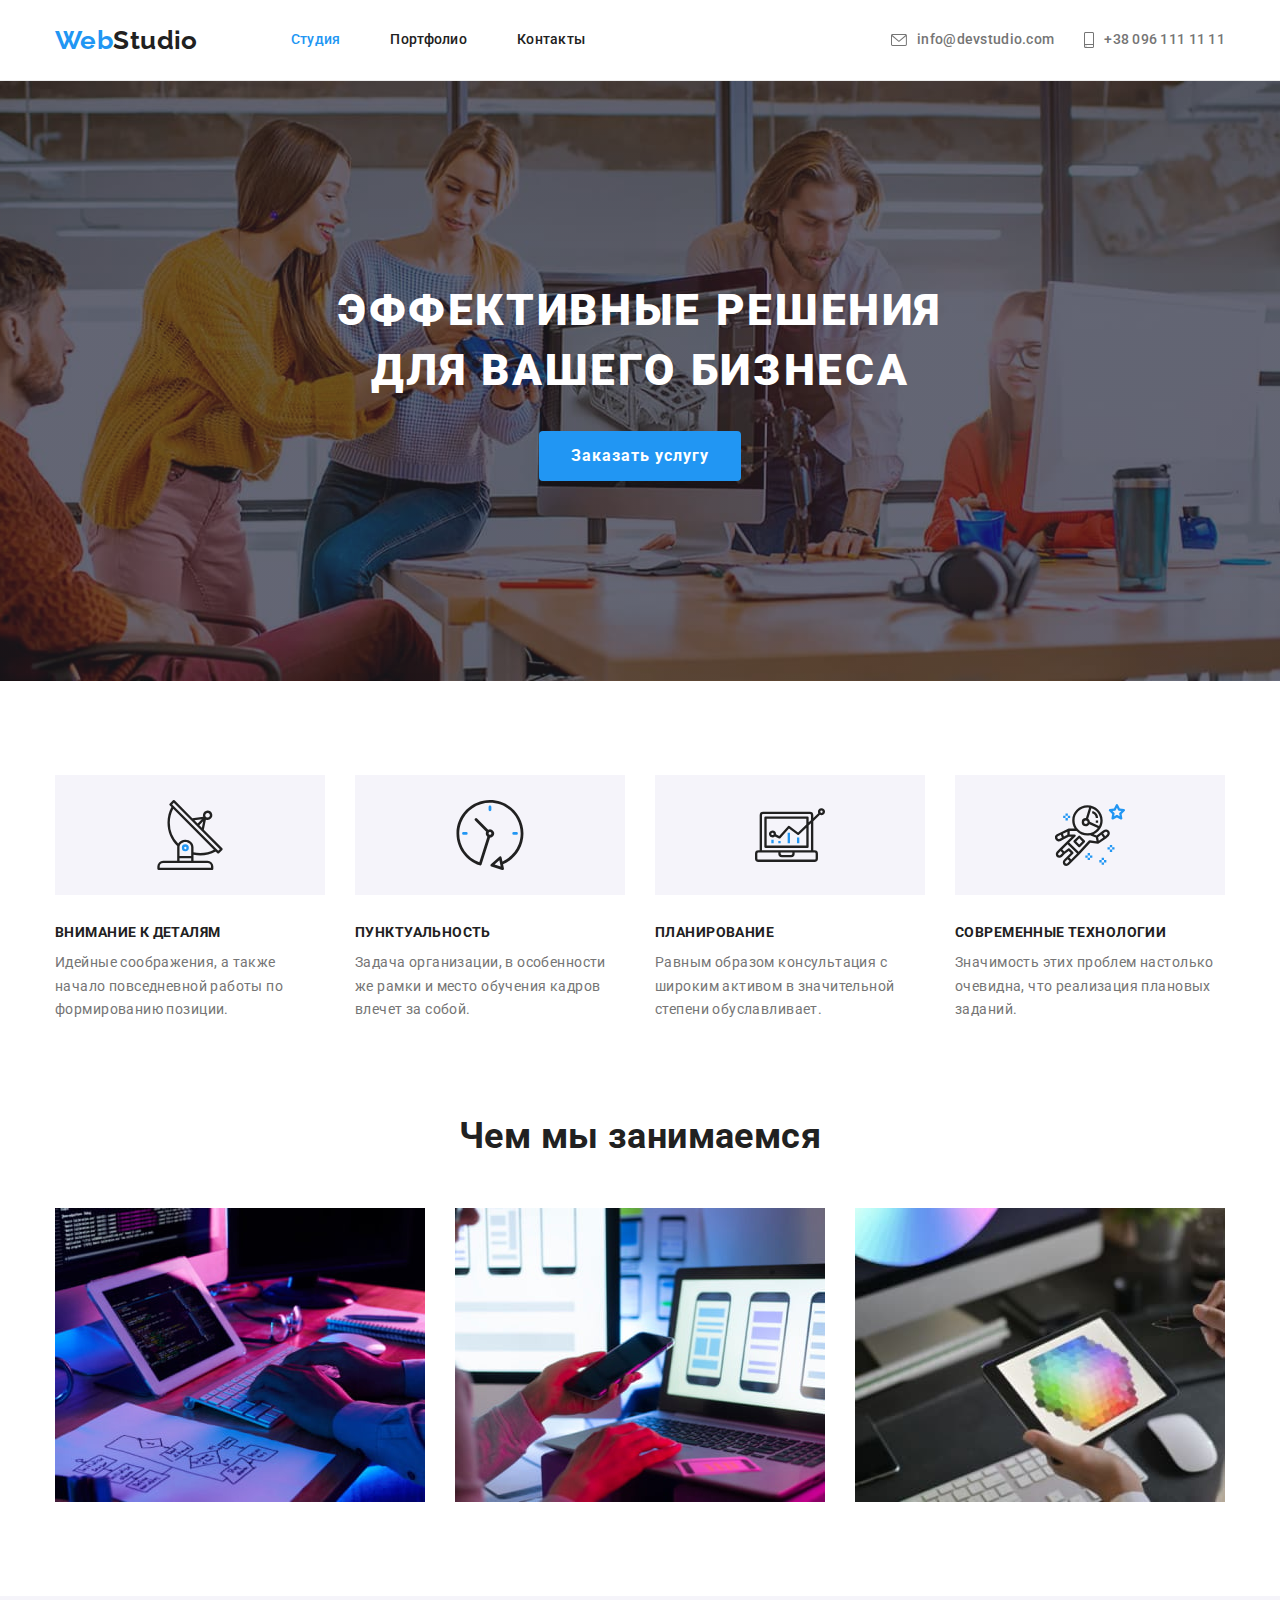
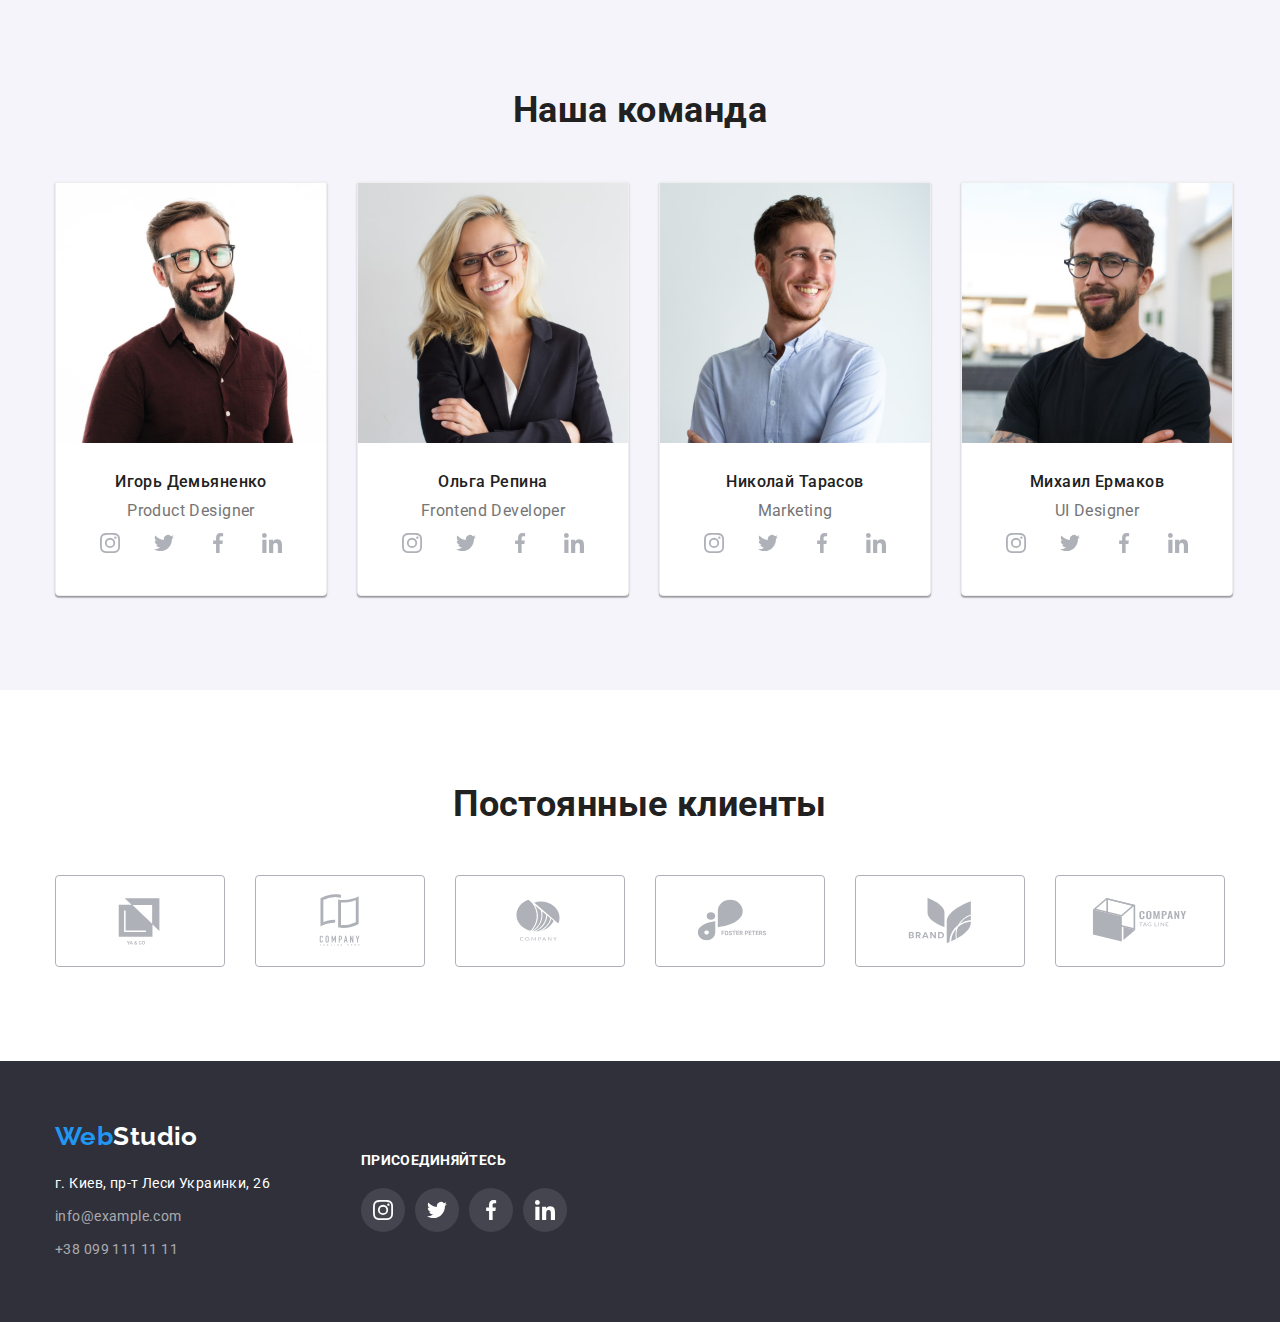
<file: index.html>
<!DOCTYPE html>
<html lang="ru">
  <head>
    <meta charset="UTF-8" />
    <meta http-equiv="X-UA-Compatible" content="IE=edge" />
    <meta name="viewport" content="width=device-width, initial-scale=1.0" />
    <title>Студия</title>
    <link rel="preconnect" href="https://fonts.googleapis.com" />
    <link rel="preconnect" href="https://fonts.gstatic.com" crossorigin />
    <link
      href="https://fonts.googleapis.com/css2?family=Raleway:wght@700&family=Roboto:wght@400;500;700;900&display=swap"
      rel="stylesheet"
    />
    <link
      rel="stylesheet"
      href="https://cdnjs.cloudflare.com/ajax/libs/modern-normalize/1.1.0/modern-normalize.min.css"
    />
    <link rel="stylesheet" href="./css/styles.css" />
  </head>
  <body class="page">
    <header class="header">
      <div class="container header-nav">
        <nav class="main-nav">
          <a class="logo list" href="./index.html"> <span class="logo-accent">Web</span>Studio </a>
          <ul class="site-nav list">
            <li class="item"><a class="link current list" href="./index.html">Студия</a></li>
            <li class="item"><a class="link list" href="./portfolio.html">Портфолио</a></li>
            <li class="item"><a class="link list" href="">Контакты</a></li>
          </ul>
        </nav>
        <ul class="contacts list">
          <li class="item">
            <a class="contacts-link list" href="mailto:info@devstudio.com">
              <svg class="mail-icon" width="16" height="12">
              <use href="./img/icons.svg#icon-mail">
              </svg>
              info@devstudio.com</a>
          </li>
          <li class="item">
            <a class="contacts-link list" href="tel:+380961111111">
              <svg class="phone-icon" width="10" height="16">
              <use href="./img/icons.svg#phone-icon">
              </svg>
              +38 096 111 11 11</a>
          </li>
        </ul>
      </div>
    </header>
    <main>
      <!--Hero-->
      <section class="hero">
        <div class="hero-content container">
          <h1 class="hero-title">Эффективные решения для вашего бизнеса</h1>
          <button class="button primary" type="button">Заказать услугу</button>
        </div>
      </section>
      <!--Benefits-->
      <section class="section">
        <div class="container">
          <h2 class="section-title visually-hidden">Преимущества</h2>
          <ul class="benefits list">
            <li class="item">
              <div class="thumb">
                <svg class="antenna-icon" width="70" height="70">
                  <use href="./img/icons.svg#antenna-icon">
                </svg>
              </div>
              <h3 class="title">Внимание к деталям</h3>
              <p class="descr">
                Идейные соображения, а также начало повседневной работы по формированию позиции.
              </p>
            </li>
            <li class="item">
              <div class="thumb">
                <svg class="clock-icon" width="70" height="70">
                  <use href="./img/icons.svg#clock-icon">
                </svg>
            </div>
              <h3 class="title">Пунктуальность</h3>
              <p class="descr">
                Задача организации, в особенности же рамки и место обучения кадров влечет за собой.
              </p>
            </li>
            <li class="item">
              <div class="thumb">
                <svg class="diagram-icon" width="70" height="70">
                  <use href="./img/icons.svg#diagram-icon">
                </svg>
            </div>
              <h3 class="title">Планирование</h3>
              <p class="descr">
                Равным образом консультация с широким активом в значительной степени обуславливает.
              </p>
            </li>
            <li class="item">
              <div class="thumb">
                <svg class="astronaut-icon" width="70" height="70">
                  <use href="./img/icons.svg#astronaut-icon">
                </svg>
            </div>
              <h3 class="title">Современные технологии</h3>
              <p class="descr">
                Значимость этих проблем настолько очевидна, что реализация плановых заданий.
              </p>
            </li>
          </ul>
        </div>
      </section>
      <!--What are we doing-->
      <section class="section no-padding">
        <div class="container">
          <h2 class="section-title">Чем мы занимаемся</h2>
          <ul class="works list">
            <li class="item">
              <img src="./img/img(1).jpg" alt="Розробка веб додатків" width="370" />
            </li>
            <li class="item">
              <img src="./img/img(2).jpg" alt="Розробка мобільних додатків" width="370" />
            </li>
            <li class="item">
              <img src="./img/img(3).jpg" alt="Веб дизайн" width="370" />
            </li>
          </ul>
        </div>
      </section>
      <!--Our team-->
      <section class="section team">
        <div class="container">
          <h2 class="section-title">Наша команда</h2>
          <ul class="team list">
            <li class="item">
              <img class="team-img" src="./img/img(4).jpg" alt="Член команды 1" width="270" />
              <div class="team-descr">
                <h3 class="title">Игорь Демьяненко</h3>
                <p class="descr" lang="en">Product Designer</p>
                <ul class="team-soc-link list">
                  <li class="team-soc-item">
                    <a href="" class="team-soc-icon list">
                      <svg class="icon" width="20" height="20">
                      <use href="./img/icons.svg#instagram-icon">
                      </svg>
                      </a>
                  </li>
                  <li class="team-soc-item">
                    <a href="" class="team-soc-icon list">
                      <svg class="icon" width="20" height="20">
                      <use href="./img/icons.svg#twitter-icon">
                      </svg>
                      </a>
                  </li>
                  <li class="team-soc-item">
                    <a href="" class="team-soc-icon list">
                      <svg class="icon" width="20" height="20">
                      <use href="./img/icons.svg#facebook-icon">
                      </svg>
                      </a>
                  </li>
                  <li class="team-soc-item">
                    <a href="" class="team-soc-icon list">
                      <svg class="icon" width="20" height="20">
                      <use href="./img/icons.svg#linkedin-icon">
                      </svg>
                      </a>
                  </li>
                </ul>
              </div>
            </li>
            <li class="item">
              <img class="team-img" src="./img/img(5).jpg" alt="Член команды 2" width="270" />
              <div class="team-descr">
                <h3 class="title">Ольга Репина</h3>
                <p class="descr" lang="en">Frontend Developer</p>
                <ul class="team-soc-link list">
                  <li class="team-soc-item">
                    <a href="" class="team-soc-icon list">
                      <svg class="icon" width="20" height="20">
                      <use href="./img/icons.svg#instagram-icon">
                      </svg>
                      </a>
                  </li>
                  <li class="team-soc-item">
                    <a href="" class="team-soc-icon list">
                      <svg class="icon" width="20" height="20">
                      <use href="./img/icons.svg#twitter-icon">
                      </svg>
                      </a>
                  </li>
                  <li class="team-soc-item">
                    <a href="" class="team-soc-icon list">
                      <svg class="icon" width="20" height="20">
                      <use href="./img/icons.svg#facebook-icon">
                      </svg>
                      </a>
                  </li>
                  <li class="team-soc-item">
                    <a href="" class="team-soc-icon list">
                      <svg class="icon" width="20" height="20">
                      <use href="./img/icons.svg#linkedin-icon">
                      </svg>
                      </a>
                  </li>
                </ul>
              </div>
            </li>
            <li class="item">
              <img class="team-img" src="./img/img(6).jpg" alt="Член команди 3" width="270" />
              <div class="team-descr">
                <h3 class="title">Николай Тарасов</h3>
                <p class="descr" lang="en">Marketing</p>
                <ul class="team-soc-link list">
                  <li class="team-soc-item">
                    <a href="" class="team-soc-icon list">
                      <svg class="icon" width="20" height="20">
                      <use href="./img/icons.svg#instagram-icon">
                      </svg>
                      </a>
                  </li>
                  <li class="team-soc-item">
                    <a href="" class="team-soc-icon list">
                      <svg class="icon" width="20" height="20">
                      <use href="./img/icons.svg#twitter-icon">
                      </svg>
                      </a>
                  </li>
                  <li class="team-soc-item">
                    <a href="" class="team-soc-icon list">
                      <svg class="icon" width="20" height="20">
                      <use href="./img/icons.svg#facebook-icon">
                      </svg>
                      </a>
                  </li>
                  <li class="team-soc-item">
                    <a href="" class="team-soc-icon list">
                      <svg class="icon" width="20" height="20">
                      <use href="./img/icons.svg#linkedin-icon">
                      </svg>
                      </a>
                  </li>
                </ul>
              </div>
            </li>
            <li class="item">
              <img class="team-img" src="./img/img(7).jpg" alt="Член команди 4" width="270" />
              <div class="team-descr">
                <h3 class="title">Михаил Ермаков</h3>
                <p class="descr" lang="en">UI Designer</p>
                <ul class="team-soc-link list">
                  <li class="team-soc-item">
                    <a href="" class="team-soc-icon list">
                      <svg class="icon" width="20" height="20">
                      <use href="./img/icons.svg#instagram-icon">
                      </svg>
                      </a>
                  </li>
                  <li class="team-soc-item">
                    <a href="" class="team-soc-icon list">
                      <svg class="icon" width="20" height="20">
                      <use href="./img/icons.svg#twitter-icon">
                      </svg>
                      </a>
                  </li>
                  <li class="team-soc-item">
                    <a href="" class="team-soc-icon list">
                      <svg class="icon" width="20" height="20">
                      <use href="./img/icons.svg#facebook-icon">
                      </svg>
                      </a>
                  </li>
                  <li class="team-soc-item">
                    <a href="" class="team-soc-icon list">
                      <svg class="icon" width="20" height="20">
                      <use href="./img/icons.svg#linkedin-icon">
                      </svg>
                      </a>
                  </li>
                </ul>
              </div>
            </li>
          </ul>
        </div>
      </section>
      <!-- Clients -->
      <section class="section clients">
        <div class="container">
          <h2 class="section-title">Постоянные клиенты</h2>
          <ul class="clients-list list">
            <li class="clients-logo">
              <a href="" class="clients-logo-icon list">
              <svg class="logo-icon" width="106" height="60">
                <use href="./img/icons.svg#logo1-icon"></use>
              </svg>
            </a>
            </li>
            <li class="clients-logo">
              <a href="" class="clients-logo-icon list">
              <svg class="logo-icon" width="106" height="60">
                <use href="./img/icons.svg#logo2-icon"></use>
              </svg>
              </a>
            </li>
            <li class="clients-logo">
              <a href="" class="clients-logo-icon list">
              <svg class="logo-icon" width="106" height="60">
                <use href="./img/icons.svg#logo3-icon"></use>
              </svg>
              </a>
            </li>
            <li class="clients-logo">
              <a href="" class="clients-logo-icon list">
              <svg class="logo-icon" width="106" height="60">
                <use href="./img/icons.svg#logo4-icon"></use>
              </svg>
            </a>
            </li>
            <li class="clients-logo">
              <a href="" class="clients-logo-icon list">
              <svg class="logo-icon" width="106" height="60">
                <use href="./img/icons.svg#logo5-icon"></use>
              </svg>
              </a>
            </li>
            <li class="clients-logo">
              <a href="" class="clients-logo-icon list">
              <svg class="logo-icon" width="106" height="60">
                <use href="./img/icons.svg#logo6-icon"></use>
              </svg>
              </a>
            </li>
          </ul>
        </div>
      </section>
    </main>
    <footer class="footer">
      <div class="container footer-content">
        <div class="footer-adress">
        <a class="logo list" href="./index.html"> <span class="logo-accent">Web</span>Studio </a>
        <address>
          <ul class="footer-contacts list">
            <li class="item">
              <a
                class="adress link list"
                href="https://goo.gl/maps/jDWuq8aFFan7bfQi6"
                target="_blank"
                rel="noopener noreferrer"
              >
                г. Киев, пр-т Леси Украинки, 26
              </a>
            </li>
            <li class="item">
              <a class="contacts-link list" href="mailto:info@example.com">info@example.com</a>
            </li>
            <li class="item">
              <a class="contacts-link list" href="tel:+380991111111">+38 099 111 11 11</a>
            </li>
          </ul>
        </address>
      </div>
        <div class="footer-wrapper">
        <p class="text">присоединяйтесь</p>
        <ul class="footer-soc-link list">
          <li class="footer-soc-item">
            <a href="" class="footer-soc-icon list">
              <svg class="icon" width="20" height="20">
              <use href="./img/icons.svg#instagram-icon">
              </svg>
              </a>
          </li>
          <li class="footer-soc-item">
            <a href="" class="footer-soc-icon list">
              <svg class="icon" width="20" height="20">
              <use href="./img/icons.svg#twitter-icon">
              </svg>
              </a>
          </li>
          <li class="footer-soc-item">
            <a href="" class="footer-soc-icon list">
              <svg class="icon" width="20" height="20">
              <use href="./img/icons.svg#facebook-icon">
              </svg>
              </a>
          </li>
          <li class="footer-soc-item">
            <a href="" class="footer-soc-icon list">
              <svg class="icon" width="20" height="20">
              <use href="./img/icons.svg#linkedin-icon">
              </svg>
              </a>
          </li>
        </ul>
      </div>
      </div>
    </footer>
  </body>
</html>
</file>
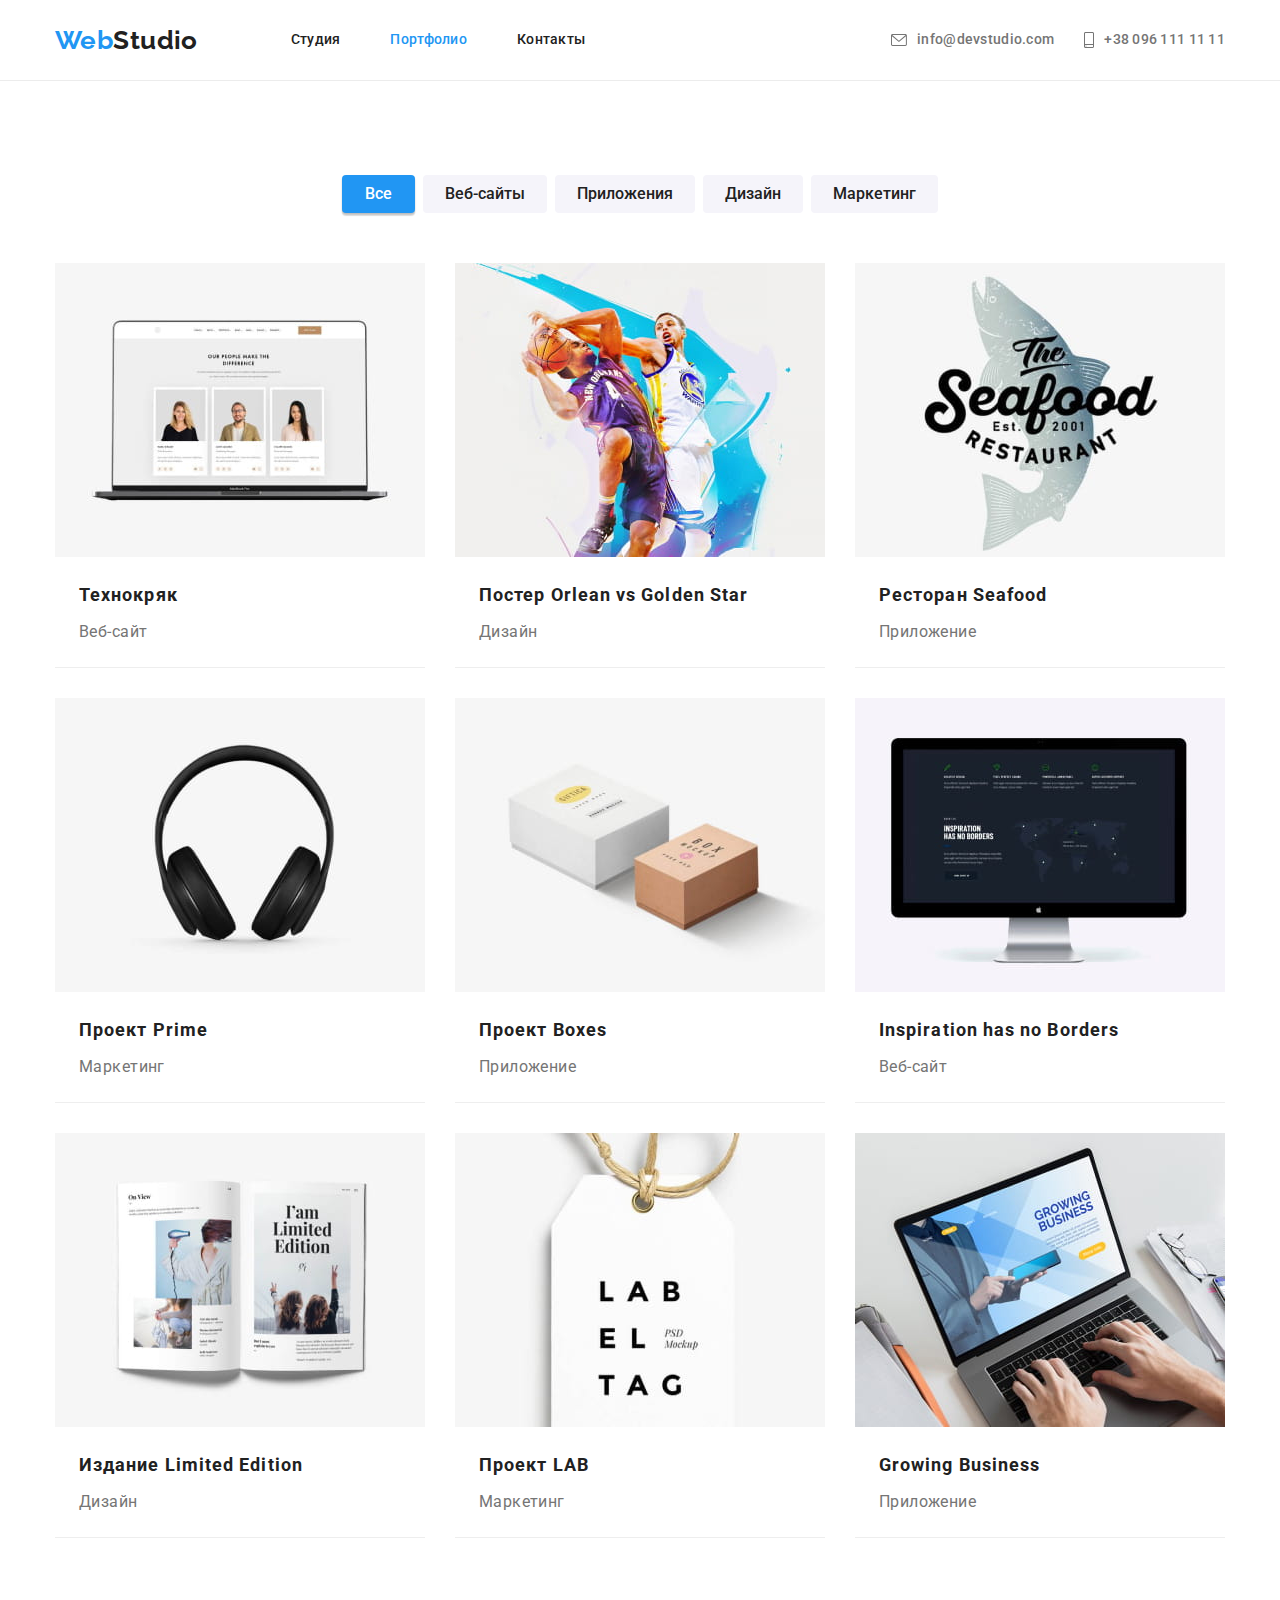
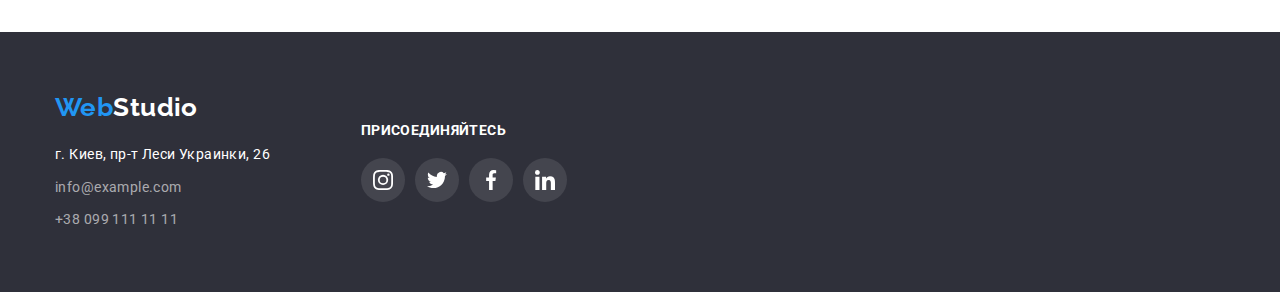
<file: portfolio.html>
<!DOCTYPE html>
<html lang="ru">
  <head>
    <meta charset="UTF-8" />
    <meta http-equiv="X-UA-Compatible" content="IE=edge" />
    <meta name="viewport" content="width=device-width, initial-scale=1.0" />
    <title>Студия</title>
    <link rel="preconnect" href="https://fonts.googleapis.com" />
    <link rel="preconnect" href="https://fonts.gstatic.com" crossorigin />
    <link
      href="https://fonts.googleapis.com/css2?family=Raleway:wght@700&family=Roboto:wght@400;500;700;900&display=swap"
      rel="stylesheet"
    />
    <link
      rel="stylesheet"
      href="https://cdnjs.cloudflare.com/ajax/libs/modern-normalize/1.1.0/modern-normalize.min.css"
    />
    <link rel="stylesheet" href="./css/styles.css" />
  </head>
  <body class="page">
    <header class="header">
      <div class="container header-nav">
        <nav class="main-nav">
          <a class="logo list" href="./index.html"> <span class="logo-accent">Web</span>Studio </a>
          <ul class="site-nav list">
            <li class="item"><a class="link list" href="./index.html">Студия</a></li>
            <li class="item"><a class="link current list" href="./portfolio.html">Портфолио</a></li>
            <li class="item"><a class="link list" href="">Контакты</a></li>
          </ul>
        </nav>
        <ul class="contacts list">
          <li class="item">
            <a class="contacts-link list" href="mailto:info@devstudio.com">
              <svg class="mail-icon" width="16" height="12">
              <use href="./img/icons.svg#icon-mail">
              </svg>
              info@devstudio.com</a>
          </li>
          <li class="item">
            <a class="contacts-link list" href="tel:+380961111111">
              <svg class="phone-icon" width="10" height="16">
              <use href="./img/icons.svg#phone-icon">
              </svg>
              +38 096 111 11 11</a>
          </li>
        </ul>
      </div>
    </header>
    <main>
      <!--Навігація портфоліо-->
      <section class="section filters">
        <div class="container">
          <h1 class="visually-hidden">Портфолио веб студии</h1>
          <ul class="portfolio-nav list">
            <li class="btn">
              <button type="button" class="button secondary current">Все</button>
            </li>
            <li class="btn">
              <button type="button" class="button secondary">Веб-сайты</button>
            </li>
            <li class="btn">
              <button type="button" class="button secondary">Приложения</button>
            </li>
            <li class="btn">
              <button type="button" class="button secondary">Дизайн</button>
            </li>
            <li class="btn">
              <button type="button" class="button secondary">Маркетинг</button>
            </li>
          </ul>
          <!--Портфоліо-->
          <ul class="portfolio list">
            <li class="portfolio-item">
              <a href="" class="portfolio-link list">
                <img
                  class="portfolio-img"
                  src="./img/img-web-tekhnokryak.jpg"
                  alt="Веб-дизайн сайта Технокряк"
                  width="370"
                />
                <div class="portfolio-descr">
                  <h2 class="section-title">Технокряк</h2>
                  <p class="descr">Веб-сайт</p>
                </div>
              </a>
            </li>
            <li class="portfolio-item">
              <a href="" class="portfolio-link list">
                <img
                  class="portfolio-img"
                  src="./img/img-poster.jpg"
                  alt="Постер с двумя баскетбольными игроками"
                  width="370"
                />
                <div class="portfolio-descr">
                  <h2 class="section-title">Постер <span lang="en">Orlean vs Golden Star</span></h2>
                  <p class="descr">Дизайн</p>
                </div>
              </a>
            </li>
            <li class="portfolio-item">
              <a href="" class="portfolio-link list">
                <img
                  class="portfolio-img"
                  src="./img/img-app-seafood.jpg"
                  alt="Логотип ресторана"
                  width="370"
                />
                <div class="portfolio-descr">
                  <h2 class="section-title">Ресторан <span lang="en">Seafood</span></h2>
                  <p class="descr">Приложение</p>
                </div>
              </a>
            </li>
            <li class="portfolio-item">
              <a href="" class="portfolio-link list">
                <img
                  class="portfolio-img"
                  src="./img/img-project-prime.jpg"
                  alt="Наушники"
                  width="370"
                />
                <div class="portfolio-descr">
                  <h2 class="section-title">Проект <span lang="en">Prime</span></h2>
                  <p class="descr">Маркетинг</p>
                </div>
              </a>
            </li>
            <li class="portfolio-item">
              <a href="" class="portfolio-link list">
                <img
                  class="portfolio-img"
                  src="./img/img-app-boxes.jpg"
                  alt="Две коробки - белая и крафт"
                  width="370"
                />
                <div class="portfolio-descr">
                  <h2 class="section-title">Проект <span lang="en">Boxes</span></h2>
                  <p class="descr">Приложение</p>
                </div>
              </a>
            </li>
            <li class="portfolio-item">
              <a href="" class="portfolio-link list">
                <img
                  class="portfolio-img"
                  src="./img/img-web-inspiration.jpg"
                  alt="Веб-дизайн сайта"
                  width="370"
                />
                <div class="portfolio-descr">
                  <h2 lang="en" class="section-title">Inspiration has no Borders</h2>
                  <p class="descr">Веб-сайт</p>
                </div>
              </a>
            </li>
            <li class="portfolio-item">
              <a href="" class="portfolio-link list">
                <img
                  class="portfolio-img"
                  src="./img/img-limited-edition.jpg"
                  alt="Илюстрация журнала"
                  width="370"
                />
                <div class="portfolio-descr">
                  <h2 class="section-title">Издание <span lang="en">Limited Edition</span></h2>
                  <p class="descr">Дизайн</p>
                </div>
              </a>
            </li>
            <li class="portfolio-item">
              <a href="" class="portfolio-link list">
                <img
                  class="portfolio-img"
                  src="./img/img-project-lab.jpg"
                  alt="Дизайн бирки"
                  width="370"
                />
                <div class="portfolio-descr">
                  <h2 class="section-title">Проект <span lang="en">LAB</span></h2>
                  <p class="descr">Маркетинг</p>
                </div>
              </a>
            </li>
            <li class="portfolio-item">
              <a href="" class="portfolio-link list">
                <img
                  class="portfolio-img"
                  src="./img/img-app-growing.jpg"
                  alt="Дизайн страницы приложения"
                  width="370"
                />
                <div class="portfolio-descr">
                  <h2 lang="en" class="section-title">Growing Business</h2>
                  <p class="descr">Приложение</p>
                </div>
              </a>
            </li>
          </ul>
        </div>
      </section>
    </main>
    <footer class="footer">
      <div class="container footer-content">
        <div class="footer-adress">
        <a class="logo list" href="./index.html"> <span class="logo-accent">Web</span>Studio </a>
        <address>
          <ul class="footer-contacts list">
            <li class="item">
              <a
                class="adress link list"
                href="https://goo.gl/maps/jDWuq8aFFan7bfQi6"
                target="_blank"
                rel="noopener noreferrer"
              >
                г. Киев, пр-т Леси Украинки, 26
              </a>
            </li>
            <li class="item">
              <a class="contacts-link list" href="mailto:info@example.com">info@example.com</a>
            </li>
            <li class="item">
              <a class="contacts-link list" href="tel:+380991111111">+38 099 111 11 11</a>
            </li>
          </ul>
        </address>
      </div>
        <div class="footer-wrapper">
        <p class="text">присоединяйтесь</p>
        <ul class="footer-soc-link list">
          <li class="footer-soc-item">
            <a href="" class="footer-soc-icon list">
              <svg class="icon" width="20" height="20">
              <use href="./img/icons.svg#instagram-icon">
              </svg>
              </a>
          </li>
          <li class="footer-soc-item">
            <a href="" class="footer-soc-icon list">
              <svg class="icon" width="20" height="20">
              <use href="./img/icons.svg#twitter-icon">
              </svg>
              </a>
          </li>
          <li class="footer-soc-item">
            <a href="" class="footer-soc-icon list">
              <svg class="icon" width="20" height="20">
              <use href="./img/icons.svg#facebook-icon">
              </svg>
              </a>
          </li>
          <li class="footer-soc-item">
            <a href="" class="footer-soc-icon list">
              <svg class="icon" width="20" height="20">
              <use href="./img/icons.svg#linkedin-icon">
              </svg>
              </a>
          </li>
        </ul>
      </div>
      </div>
    </footer>
  </body>
</html>
</file>
<file: css/styles.css>
:root {
  --primary-text-colour: #212121;
  --secondary-text-color: #757575;
  --third-text-color: rgba(255, 255, 255, 0.6);
  --accent-text-color: #2196f3;
  --primary-white-color: #ffffff;
  --main-background-color: #e5e5e5;
  --secondary-background-color: #f5f4fa;
  --accent-background-color: #2f303a;
  --tipycal-margin: 30px;
}

/*Styles for index.html*/

.visually-hidden {
  position: absolute;
  white-space: nowrap;
  width: 1px;
  height: 1px;
  overflow: hidden;
  border: 0;
  padding: 0;
  clip: rect(0 0 0 0);
  clip-path: inset(50%);
  margin: -1px;
}

.list {
  list-style: none;
  text-decoration: none;

  padding: 0;
  margin: 0;
}

h1,
h2,
h3 {
  margin-top: 0;
}

p {
  margin-top: 0;
  margin-bottom: 0;
}

img {
  display: block;
  width: 100%;
  height: auto;
}

.page {
  color: var(--primary-text-colour);
  background-color: var(--primary-white-color);
  font-family: -apple-system, Roboto, sans-serif;
  letter-spacing: 0.03em;
  font-size: 14px;
  line-height: 1.71;
}

/*Site nav*/

.main-nav {
  display: flex;
  align-items: center;
}

.header-nav {
  display: flex;
  align-items: center;
}

.logo {
  margin-right: 93px;

  color: var(--primary-text-colour);
  font-family: Raleway, sans-serif;
  font-weight: 700;
  font-size: 26px;
  line-height: 1.19;
}

.logo-accent {
  color: var(--accent-text-color);
}

.header {
  background-color: var(--primary-white-color);
  border-bottom: 1px solid #ececec;
}

.site-nav .link {
  display: block;
  padding-top: 32px;
  padding-bottom: 32px;

  color: var(--primary-text-colour);
  font-weight: 500;
  font-size: 14px;
  line-height: 1.14;
  letter-spacing: 0.02em;
}

.site-nav .link:hover,
.site-nav .link:focus {
  color: var(--accent-text-color);
}

.site-nav {
  display: flex;
}

.site-nav .item:not(:last-child) {
  margin-right: 50px;
}

.contacts {
  display: flex;
  margin-left: auto;
}

.contacts .item + .item {
  margin-left: 30px;
}

.contacts .contacts-link {
  padding-top: 32px;
  padding-bottom: 32px;
  display: flex;
  align-items: center;

  color: var(--secondary-text-color);
  font-weight: 500;
  font-size: 14px;
  line-height: 1.14;
  letter-spacing: 0.02em;
}

.contacts .contacts-link:hover,
.contacts .contacts-link:focus {
  color: var(--accent-text-color);
}

.site-nav .link.current {
  color: var(--accent-text-color);
}

.mail-icon {
  margin-right: 10px;
  fill: currentColor;
}

.phone-icon {
  margin-right: 10px;
  fill: currentColor;
}

.mail-icon:hover,
.mail-icon:focus {
  fill: currentColor;
}

.phone-icon:hover,
.phone-icon:focus {
  fill: currentColor;
}

/*Hero*/

.hero {
  padding-top: 200px;
  padding-bottom: 200px;
  margin: 0 auto;

  text-align: center;
  background-color: rgba(47, 48, 58, 0.4);
  background-image: linear-gradient(rgba(47, 48, 58, 0.4), rgba(47, 48, 58, 0.4)),
    url('../img/background-hero.jpg');
  background-repeat: no-repeat;
  background-position: center;
  background-size: cover;
  max-width: 1600px;
}

.hero-title {
  max-width: 696px;
  margin-left: auto;
  margin-right: auto;
  margin-bottom: var(--tipycal-margin);

  color: var(--primary-white-color);
  font-weight: 900;
  font-size: 44px;
  line-height: 1.36;
  letter-spacing: 0.06em;
  text-transform: uppercase;
}

.button.primary {
  height: 50px;
  min-width: 200px;
  border: none;
  border-radius: 4px;
  padding: 10px 32px;

  color: var(--primary-white-color);
  background-color: var(--accent-text-color);
  font-family: inherit;
  font-weight: 700;
  font-size: 16px;
  line-height: 1.88;
  letter-spacing: 0.06em;
  text-align: center;

  cursor: pointer;
}

/*Section*/

.section {
  padding-top: 94px;
  padding-bottom: 94px;
}

.section.no-padding {
  padding-top: 0;
}

.section-title {
  margin-bottom: 50px;

  color: var(--primary-text-colour);
  font-size: 36px;
  line-height: 1.16;
  text-align: center;
}

/*Benefits*/

.benefits {
  display: flex;
}

.benefits .item {
  max-width: 270px;
}

.benefits .item:not(:last-child) {
  margin-right: var(--tipycal-margin);
}

.benefits .title {
  margin-bottom: 10px;

  color: var(--primary-text-colour);
  font-size: 14px;
  line-height: 1.14;
  text-transform: uppercase;
}

.benefits .descr {
  color: var(--secondary-text-color);
}

.thumb {
  display: flex;
  align-items: center;
  justify-content: center;
  margin-bottom: var(--tipycal-margin);
  background-color: var(--secondary-background-color);
  width: 270px;
  height: 120px;
}

.pictures .thumb:not(:last-child) {
  margin-right: var(--tipycal-margin);
}

/* What are we doing */

.works {
  display: flex;
}

.works .item:not(:last-child) {
  margin-right: var(--tipycal-margin);
}

/*Team*/

.team {
  display: flex;
}

.team .item:not(:last-child) {
  margin-right: var(--tipycal-margin);
}

.team-descr {
  padding-top: 30px;
  padding-bottom: 30px;
}

.section.team {
  background-color: var(--secondary-background-color);
}

.team .item {
  background-color: var(--primary-white-color);
  border: 1px solid #eeeeee;
  border-radius: 0px 0px 4px 4px;
  box-shadow: 0px 1px 3px rgba(0, 0, 0, 0.12), 0px 1px 1px rgba(0, 0, 0, 0.14),
    0px 2px 1px rgba(0, 0, 0, 0.2);
}

.team .title {
  margin-bottom: 10px;

  color: var(--primary-text-colour);
  font-weight: 500;
  font-size: 16px;
  line-height: 1.18;
  text-align: center;
}

.team .descr {
  color: var(--secondary-text-color);
  font-size: 16px;
  line-height: 1.18;
  text-align: center;
}

.team-soc-link {
  display: flex;
  align-items: center;
  justify-content: center;
  padding: 0 32px 0 32px;
  margin: 0;
}

.team-soc-icon {
  display: flex;
  align-items: center;
  justify-content: center;
  width: 44px;
  height: 44px;
  border-radius: 50%;
  fill: #afb1b8;
}

.team-soc-item:not(:last-child) {
  margin-right: 10px;
}

.soc-link .icon:hover,
.soc-link .icon:focus {
  fill: var(--primary-white-color);
}

.team-soc-icon:hover,
.team-soc-icon:focus {
  fill: var(--primary-white-color);
  background-color: var(--accent-text-color);
}

/* Clients */

.clients-list {
  display: flex;
  align-items: center;
  justify-content: center;
}

.clients-logo-icon {
  display: flex;
  align-items: center;
  justify-content: center;
  width: 170px;
  height: 92px;
  border: 1px solid #afb1b8;
  border-radius: 4px;
  fill: #afb1b8;
}

.clients-logo:not(:last-child) {
  margin-right: var(--tipycal-margin);
}

.clients-logo-icon:hover,
.clients-logo-icon:focus {
  fill: var(--accent-text-color);
  border: 1px solid var(--accent-text-color);
}

/*Footer*/

.footer {
  padding-top: 60px;
  padding-bottom: 60px;

  background-color: var(--accent-background-color);
}

.footer .logo {
  display: block;
  margin-bottom: 20px;

  color: var(--primary-white-color);
}

.footer-contacts .item:not(:last-child) {
  margin-bottom: 9px;
}

.footer .adress {
  color: var(--primary-white-color);
  font-style: normal;
  font-weight: 400;
  font-size: 14px;
  line-height: 1.71;
}

.footer-contacts .contacts-link {
  color: var(--third-text-color);
  font-style: normal;
  font-weight: 400;
  font-size: 14px;
  line-height: 1.71;
}

.adress:hover,
.adress:focus {
  color: var(--accent-text-color);
}

.footer .contacts-link:hover,
.footer .contacts-link:focus {
  color: var(--accent-text-color);
}

.footer-content {
  display: flex;
  align-items: center;
}

.footer-wrapper {
  margin-left: 70px;
}

.footer-wrapper .text {
  margin-bottom: 20px;
  color: var(--primary-white-color);
  font-weight: 700;
  font-size: 14px;
  line-height: 16px;
  text-transform: uppercase;
}

.footer-soc-link {
  display: flex;
  align-items: center;
  justify-content: center;
  padding: 0;
  margin: 0;
}

.footer-soc-icon {
  display: flex;
  align-items: center;
  justify-content: center;
  width: 44px;
  height: 44px;
  border-radius: 50%;
  fill: var(--primary-white-color);
  background-color: rgba(255, 255, 255, 0.1);
}

.footer-soc-item:not(:last-child) {
  margin-right: 10px;
}

.footer-soc-icon:hover,
.footer-soc-icon:focus {
  background-color: var(--accent-text-color);
}

/*Styles for portfolio.html*/
.portfolio-nav {
  display: flex;
  align-items: center;
  justify-content: center;
  margin-bottom: 50px;
}

.portfolio-nav .btn:not(:last-child) {
  margin-right: 8px;
}

.button.secondary {
  color: var(--primary-text-colour);
  background-color: var(--secondary-background-color);

  font-family: inherit;
  font-weight: 500;
  font-size: 16px;
  line-height: 1.62;
  text-align: center;

  cursor: pointer;

  height: 38px;
  min-width: 73px;
  border: none;
  border-radius: 4px;
  padding: 6px 22px;
}

.button.secondary:hover,
.button.secondary:focus {
  color: var(--primary-white-color);
  background-color: var(--accent-text-color);
  box-shadow: 0px 3px 1px rgba(0, 0, 0, 0.1), 0px 1px 2px rgba(0, 0, 0, 0.08),
    0px 2px 2px rgba(0, 0, 0, 0.12);
}

.button.secondary.current {
  color: var(--primary-white-color);
  background-color: var(--accent-text-color);
  box-shadow: 0px 3px 1px rgba(0, 0, 0, 0.1), 0px 1px 2px rgba(0, 0, 0, 0.08),
    0px 2px 2px rgba(0, 0, 0, 0.12);
}

/*Portfolio*/
.portfolio {
  display: flex;
  flex-wrap: wrap;
}

.portfolio-item {
  width: calc((100% - 60px) / 3);
  margin-right: var(--tipycal-margin);
  margin-bottom: var(--tipycal-margin);

  border-bottom: 1px solid #eeeeee;
}

.portfolio-item:nth-child(3n) {
  margin-right: 0;
}

.portfolio-item:nth-last-child(-n + 3) {
  margin-bottom: 0;
}

.portfolio-link {
  display: block;
}

.portfolio-link:hover,
.portfolio-link:focus {
  box-shadow: 0px 1px 1px rgba(0, 0, 0, 0.12), 0px 4px 4px rgba(0, 0, 0, 0.06),
    1px 4px 6px rgba(0, 0, 0, 0.16);
}

.portfolio .section-title {
  margin-bottom: 4px;
  margin-right: auto;
  margin-left: auto;

  width: 322px;
  font-size: 18px;
  line-height: 2;
  letter-spacing: 0.06em;
  text-align: left;
}

.portfolio-descr {
  padding-top: 20px;
  padding-bottom: 20px;
}

.portfolio .descr {
  margin-right: auto;
  margin-left: auto;

  color: var(--secondary-text-color);
  font-size: 16px;
  line-height: 1.87;
  width: 322px;
  text-align: left;
}

.container {
  margin-left: auto;
  margin-right: auto;
  width: 1200px;
  padding-left: 15px;
  padding-right: 15px;
}
</file>
